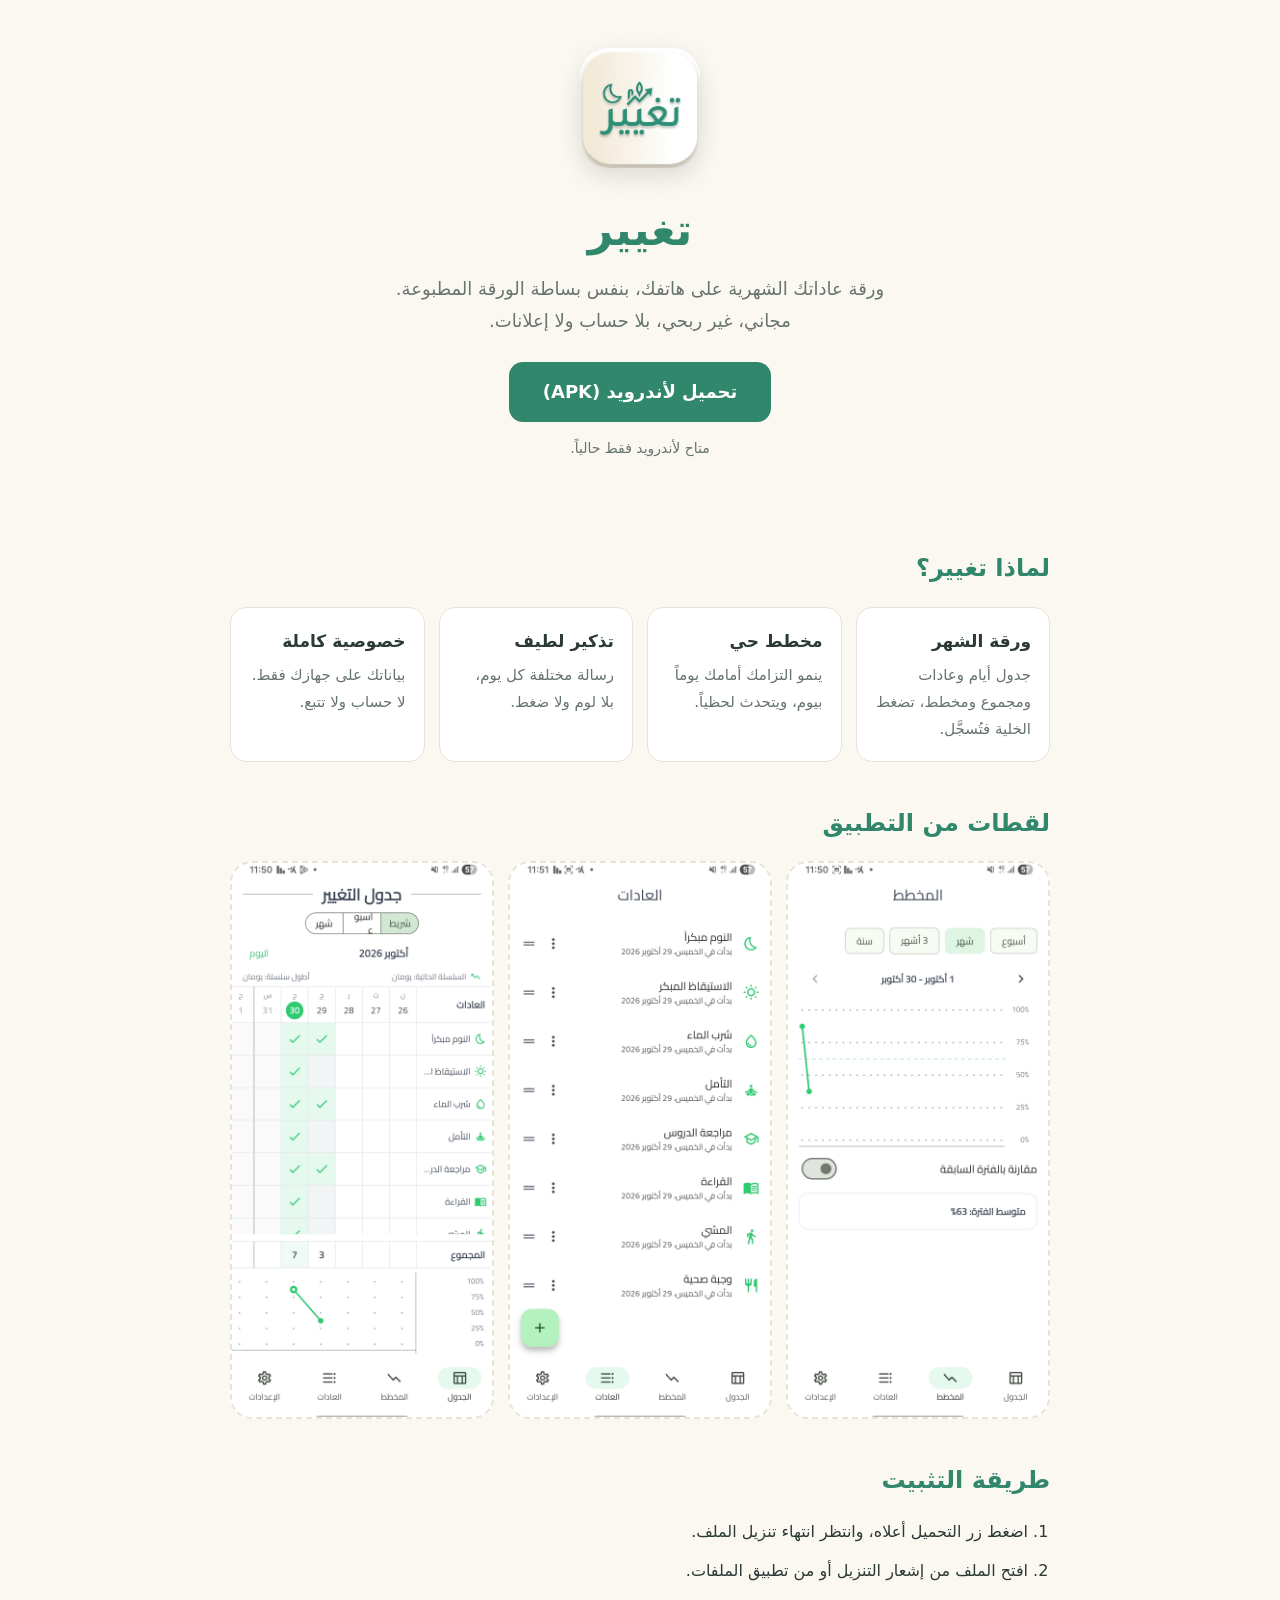
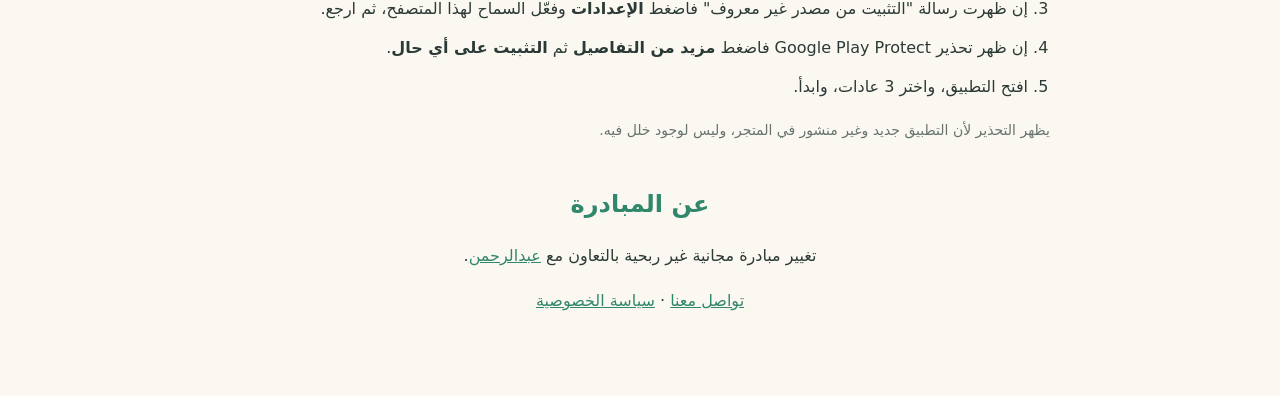
<file: index.html>
<!doctype html>
<html lang="ar" dir="rtl">
<head>
<meta charset="utf-8">
<meta name="viewport" content="width=device-width, initial-scale=1">
<title>تغيير - تطبيق تتبع العادات</title>
<meta name="description" content="تغيير: ورقة عادات أنيقة على هاتفك. مجاني وغير ربحي وبلا حساب ولا إعلانات.">
<link rel="icon" href="assets/logo.jpg">
<link rel="stylesheet" href="style.css">
</head>
<body>
<header class="hero">
  <img class="logo" src="assets/logo.jpg" alt="شعار تغيير" width="120" height="120">
  <h1>تغيير</h1>
  <p class="lead">ورقة عاداتك الشهرية على هاتفك، بنفس بساطة الورقة المطبوعة.<br>مجاني، غير ربحي، بلا حساب ولا إعلانات.</p>
  <a id="dl" class="btn" href="#">تحميل لأندرويد (APK)</a>
  <p id="meta" class="meta" hidden></p>
  <p class="note">متاح لأندرويد فقط حالياً.</p>
</header>
<main>
<section>
  <h2>لماذا تغيير؟</h2>
  <div class="cards">
    <div class="card"><h3>ورقة الشهر</h3><p>جدول أيام وعادات ومجموع ومخطط، تضغط الخلية فتُسجَّل.</p></div>
    <div class="card"><h3>مخطط حي</h3><p>ينمو التزامك أمامك يوماً بيوم، ويتحدث لحظياً.</p></div>
    <div class="card"><h3>تذكير لطيف</h3><p>رسالة مختلفة كل يوم، بلا لوم ولا ضغط.</p></div>
    <div class="card"><h3>خصوصية كاملة</h3><p>بياناتك على جهازك فقط. لا حساب ولا تتبع.</p></div>
  </div>
</section>
<section>
  <h2>لقطات من التطبيق</h2>
  <div class="shots">
    <figure><img src="assets/shot1.jpg" alt="لقطة 1"><figcaption>ضع لقطة الشاشة في assets/shot1.jpg</figcaption></figure>
    <figure><img src="assets/shot2.jpg" alt="لقطة 2"><figcaption>ضع لقطة الشاشة في assets/shot2.jpg</figcaption></figure>
    <figure><img src="assets/shot3.jpg" alt="لقطة 3"><figcaption>ضع لقطة الشاشة في assets/shot3.jpg</figcaption></figure>
  </div>
</section>
<section>
  <h2>طريقة التثبيت</h2>
  <ol class="steps">
    <li>اضغط زر التحميل أعلاه، وانتظر انتهاء تنزيل الملف.</li>
    <li>افتح الملف من إشعار التنزيل أو من تطبيق الملفات.</li>
    <li>إن ظهرت رسالة "التثبيت من مصدر غير معروف" فاضغط <b>الإعدادات</b> وفعّل السماح لهذا المتصفح، ثم ارجع.</li>
    <li>إن ظهر تحذير Google Play Protect فاضغط <b>مزيد من التفاصيل</b> ثم <b>التثبيت على أي حال</b>.</li>
    <li>افتح التطبيق، واختر 3 عادات، وابدأ.</li>
  </ol>
  <p class="note">يظهر التحذير لأن التطبيق جديد وغير منشور في المتجر، وليس لوجود خلل فيه.</p>
  <p id="sha" class="note" hidden></p>
</section>
<section class="about">
  <h2>عن المبادرة</h2>
  <p>تغيير مبادرة مجانية غير ربحية بالتعاون مع <a id="creator" href="#">صانع المحتوى</a>.</p>
  <p><a id="contact" href="#">تواصل معنا</a> · <a href="privacy">سياسة الخصوصية</a></p>
</section>
</main>
<noscript><p class="note">فعّل JavaScript لعرض رابط التحميل.</p></noscript>
<script src="app.js"></script>
</body>
</html>
</file>
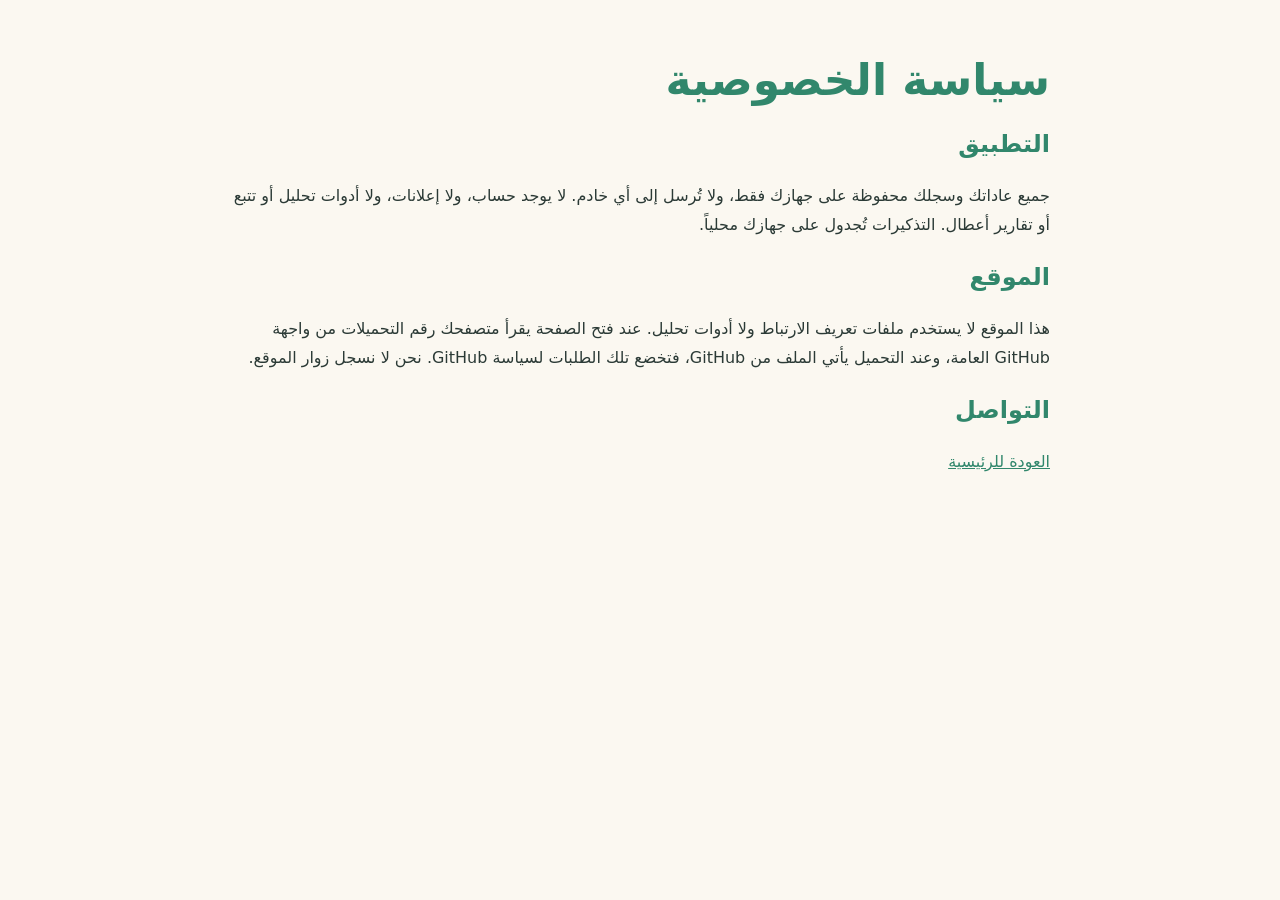
<file: privacy.html>
<!doctype html>
<html lang="ar" dir="rtl">
<head>
<meta charset="utf-8">
<meta name="viewport" content="width=device-width, initial-scale=1">
<title>سياسة الخصوصية - تغيير</title>
<link rel="icon" href="assets/logo.jpg">
<link rel="stylesheet" href="style.css">
</head>
<body>
<main>
<section>
<h1>سياسة الخصوصية</h1>
<h2>التطبيق</h2>
<p>جميع عاداتك وسجلك محفوظة على جهازك فقط، ولا تُرسل إلى أي خادم. لا يوجد حساب، ولا إعلانات، ولا أدوات تحليل أو تتبع أو تقارير أعطال. التذكيرات تُجدول على جهازك محلياً.</p>
<h2>الموقع</h2>
<p>هذا الموقع لا يستخدم ملفات تعريف الارتباط ولا أدوات تحليل. عند فتح الصفحة يقرأ متصفحك رقم التحميلات من واجهة GitHub العامة، وعند التحميل يأتي الملف من GitHub، فتخضع تلك الطلبات لسياسة GitHub. نحن لا نسجل زوار الموقع.</p>
<h2>التواصل</h2>
<p><a href="index.html">العودة للرئيسية</a></p>
</section>
</main>
</body>
</html>
</file>
<file: style.css>
:root{--teal:#31876c;--bg:#fbf8f1;--text:#2b3a36;--muted:#66736f;--card:#fff;--line:#e8e3d8}
@media (prefers-color-scheme:dark){:root{--bg:#14201d;--text:#e9f0ed;--muted:#9bb0aa;--card:#1c2b27;--line:#2c3e39}}
*{box-sizing:border-box}
body{margin:0;background:var(--bg);color:var(--text);font-family:"Segoe UI",Tahoma,"Noto Sans Arabic",system-ui,sans-serif;line-height:1.8}
.hero{text-align:center;padding:48px 20px 32px}
.logo{border-radius:28px;box-shadow:0 8px 24px rgba(0,0,0,.12)}
h1{font-size:44px;margin:12px 0 4px;color:var(--teal)}
h2{font-size:24px;color:var(--teal);margin:0 0 16px}
.lead{max-width:520px;margin:0 auto 24px;color:var(--muted);font-size:18px}
.btn{display:inline-block;background:var(--teal);color:#fff;text-decoration:none;font-weight:700;font-size:18px;padding:14px 34px;border-radius:14px}
.btn:hover{opacity:.9}
.meta{margin:14px 0 0;color:var(--muted)}
.note{color:var(--muted);font-size:14px}
main{max-width:860px;margin:0 auto;padding:0 20px 40px}
section{margin:40px 0}
.cards{display:grid;grid-template-columns:repeat(auto-fit,minmax(190px,1fr));gap:14px}
.card{background:var(--card);border:1px solid var(--line);border-radius:16px;padding:18px}
.card h3{margin:0 0 6px;font-size:17px}
.card p{margin:0;color:var(--muted);font-size:15px}
.shots{display:grid;grid-template-columns:repeat(auto-fit,minmax(170px,1fr));gap:14px}
figure{margin:0;aspect-ratio:9/19;border:2px dashed var(--line);border-radius:22px;overflow:hidden;display:flex;align-items:center;justify-content:center;background:var(--card)}
figure img{width:100%;height:100%;object-fit:cover}
figure.empty img{display:none}
figcaption{display:none;padding:12px;text-align:center;color:var(--muted);font-size:13px}
figure.empty figcaption{display:block}
.steps{padding-inline-start:22px}
.steps li{margin-bottom:10px}
.about{text-align:center}
a{color:var(--teal)}
</file>
